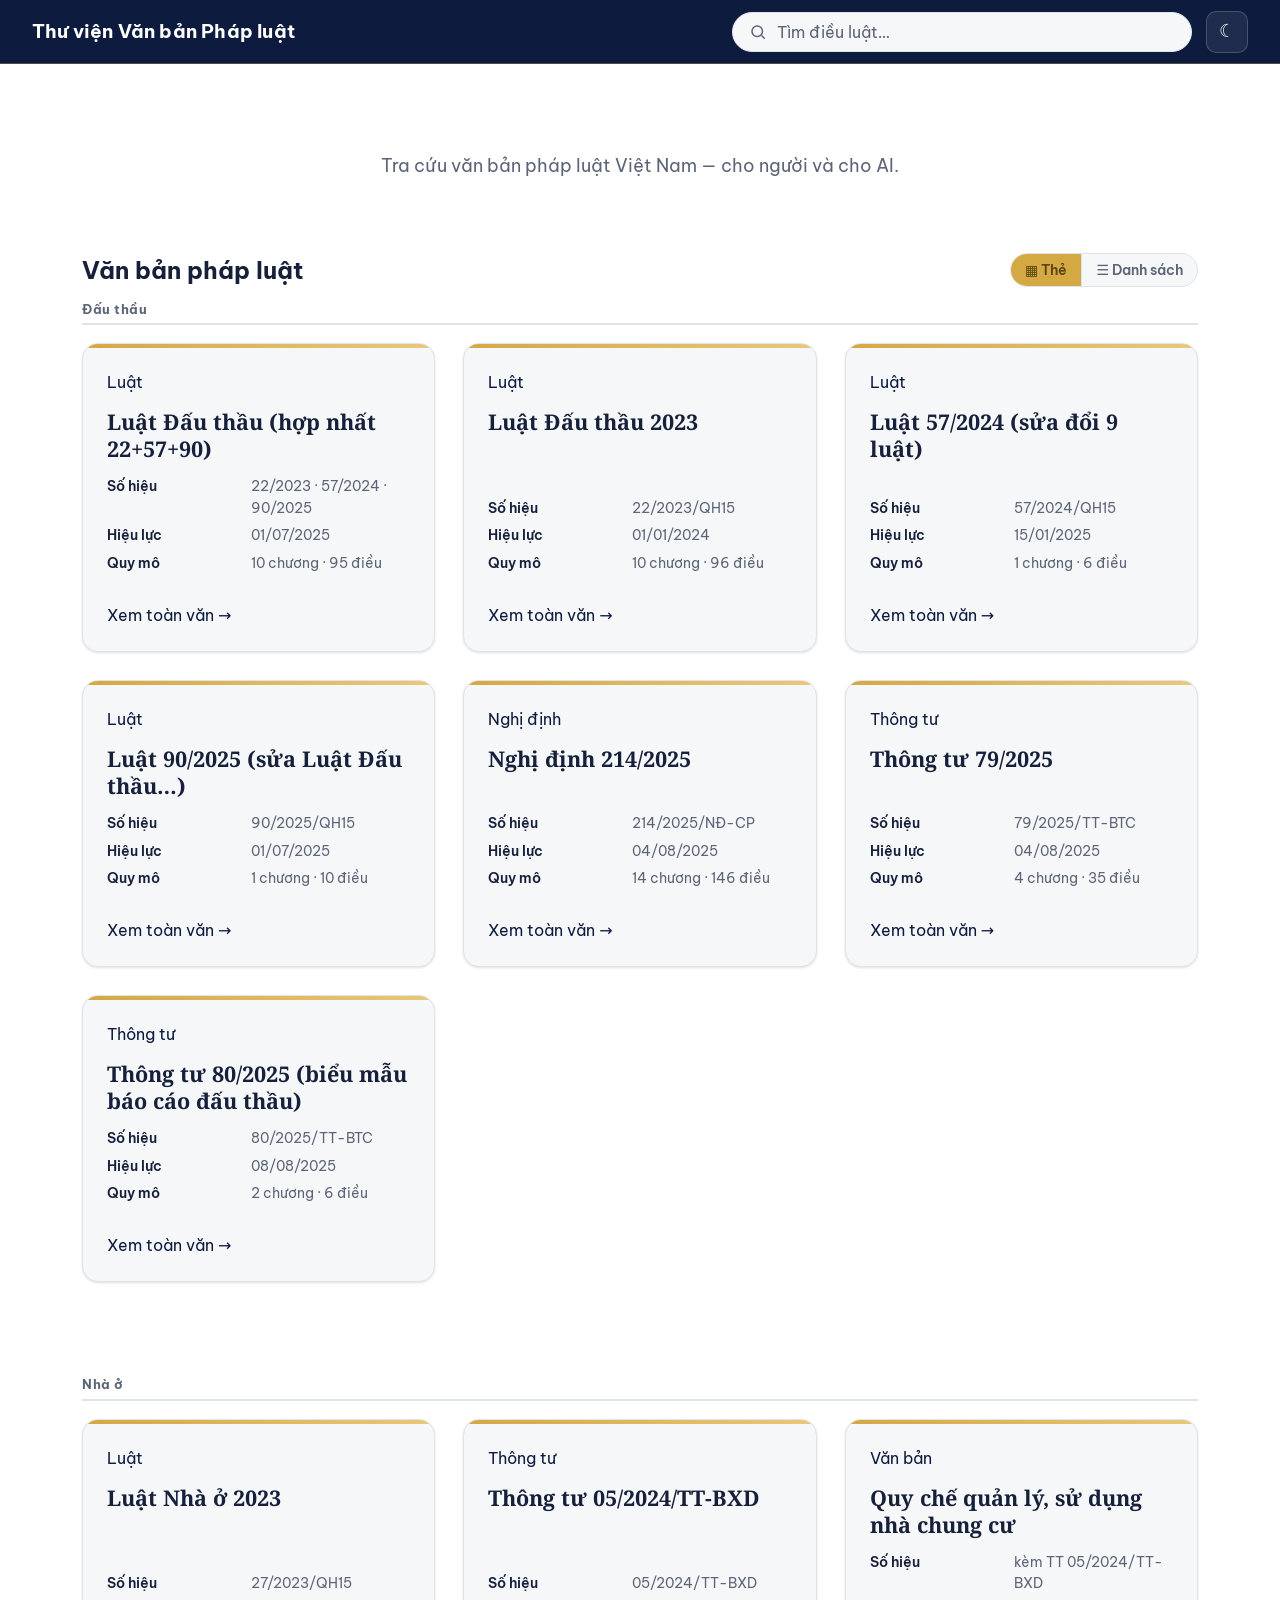
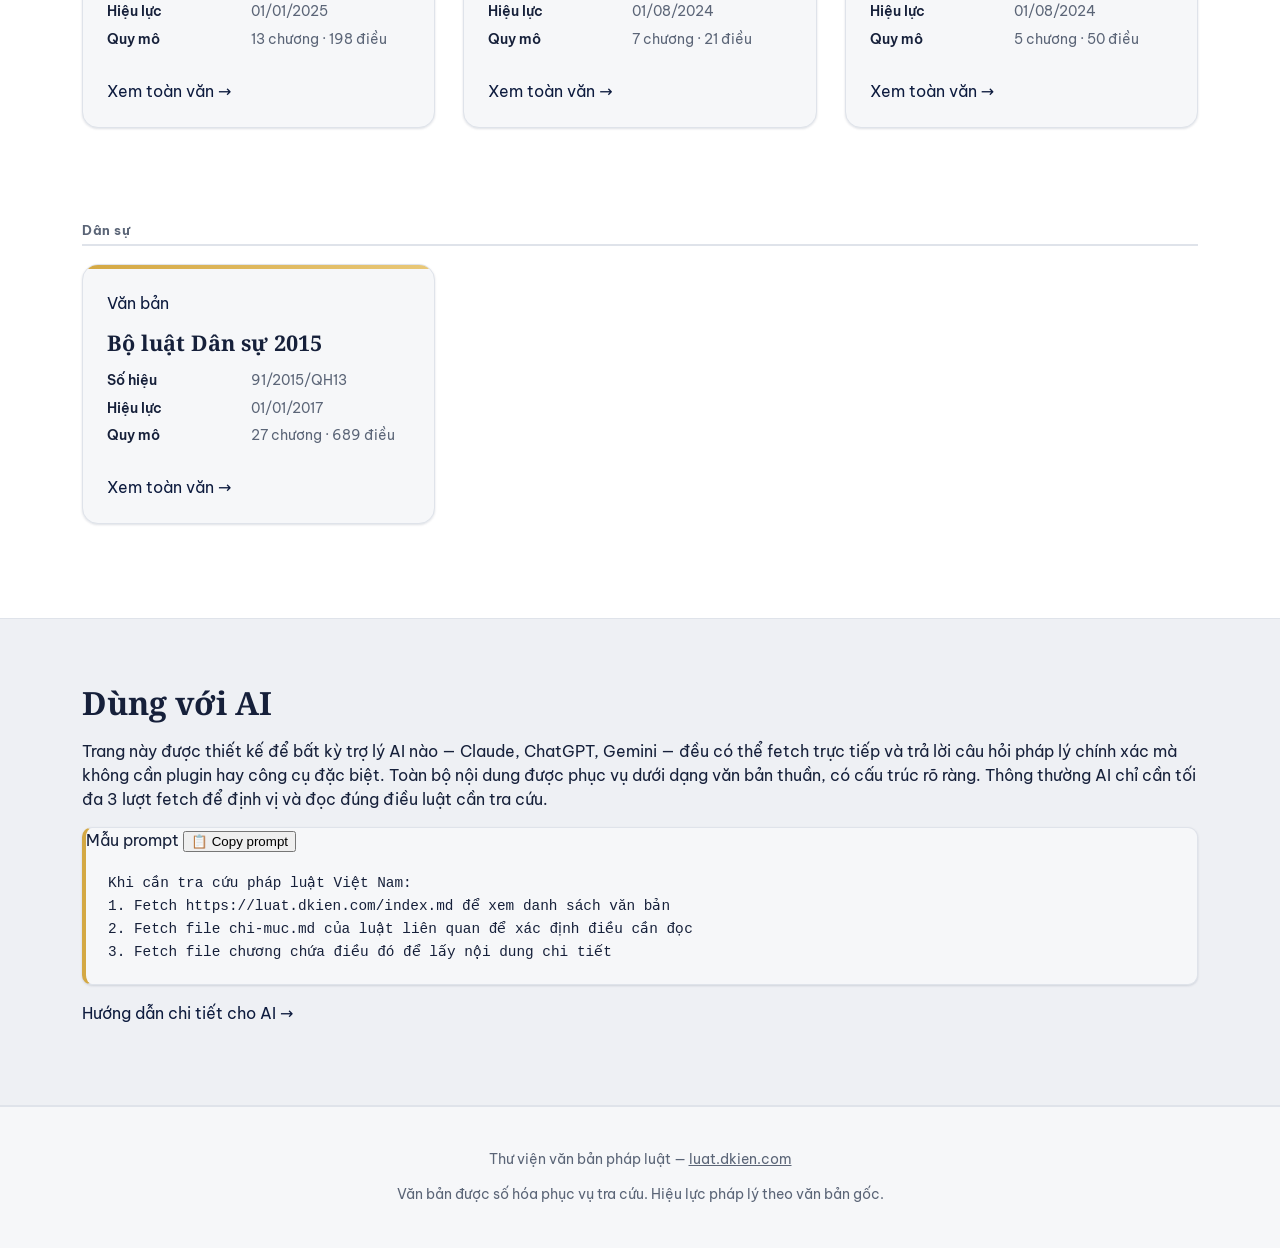
<file: index.html>
<!DOCTYPE html>
<html data-theme="light" lang="vi">
<head>
  <meta charset="UTF-8" />
  <meta name="viewport" content="width=device-width, initial-scale=1.0" />
  <meta name="description" content="Thư viện văn bản pháp luật Việt Nam — tra cứu trực tuyến cho người và cho AI. Luật Nhà ở 2023 và các văn bản khác." />
  <title>Thư viện Văn bản Pháp luật — dkien.com</title>
  <link rel="preconnect" href="https://fonts.googleapis.com" />
  <link rel="preconnect" href="https://fonts.gstatic.com" crossorigin />
  <link rel="stylesheet" href="https://fonts.googleapis.com/css2?family=Be+Vietnam+Pro:wght@400;500;600;700&family=Noto+Serif:wght@400;600;700&display=swap" />
  <link rel="stylesheet" href="./style.css" />
  <script src="./script.js" defer></script>
  <script src="./home.js" defer></script>
  <link rel="alternate" type="text/markdown" href="./index.md" title="Danh mục Markdown (cho AI)">
</head>
<body>

  <!-- ── HEADER: title + inline search (one fixed block) ───────── -->
  <header class="site-header">
    <div class="topbar">
      <a class="topbar-title" href="./">Thư viện Văn bản Pháp luật</a>
      <div class="topbar-search search-box">
        <input
          id="search-input"
          type="search"
          autocomplete="off"
          spellcheck="false"
          placeholder="Tìm điều luật…"
          aria-label="Tìm điều luật trong các văn bản"
          aria-controls="search-results"
          aria-expanded="false">
        <div id="search-results" class="search-results" role="listbox" hidden></div>
      </div>
      <button
        id="theme-toggle"
        class="theme-toggle"
        type="button"
        aria-label="Chuyển sang giao diện tối"
      ><span class="theme-glyph" aria-hidden="true">☾</span></button>
    </div>
  </header>

  <!-- ── MAIN ────────────────────────────────────────────────── -->
  <main>

    <!-- Hero -->
    <section class="hero" aria-label="Giới thiệu">
      <div class="container">
        <p class="hero__tagline">
          Tra cứu văn bản pháp luật Việt Nam — cho người và cho AI.
        </p>
      </div>
    </section>

    <!-- Law list — rendered from /laws.json by home.js -->
    <section class="law-section" aria-label="Danh sách văn bản pháp luật">
     <div class="container">
      <div class="law-section__head">
        <h2 class="section-title">Văn bản pháp luật</h2>
        <div class="view-toggle" role="group" aria-label="Kiểu hiển thị">
          <button id="view-cards" class="view-btn" type="button" aria-pressed="true" title="Dạng thẻ">▦ Thẻ</button>
          <button id="view-list" class="view-btn" type="button" aria-pressed="false" title="Dạng danh sách">☰ Danh sách</button>
        </div>
      </div>
      <div id="law-grid"></div>
      <noscript>
        <ul class="law-fallback">
          <li><a href="./luat-dau-thau-2023/">Luật Đấu thầu 2023 (22/2023/QH15)</a></li>
          <li><a href="./nghi-dinh-214-2025/">Nghị định 214/2025 (214/2025/NĐ-CP)</a></li>
          <li><a href="./thong-tu-79-2025/">Thông tư 79/2025 (79/2025/TT-BTC)</a></li>
          <li><a href="./luat-nha-o-2023/">Luật Nhà ở 2023 (27/2023/QH15)</a></li>
        </ul>
      </noscript>
     </div>
    </section>

    <!-- AI section -->
    <section class="ai-section" aria-label="Hướng dẫn dùng với AI">
     <div class="container">
      <h2 class="section-title">Dùng với AI</h2>
      <p class="ai-section__intro">
        Trang này được thiết kế để bất kỳ trợ lý AI nào — Claude, ChatGPT, Gemini — đều có thể
        fetch trực tiếp và trả lời câu hỏi pháp lý chính xác mà không cần plugin hay công cụ đặc biệt.
        Toàn bộ nội dung được phục vụ dưới dạng văn bản thuần, có cấu trúc rõ ràng.
        Thông thường AI chỉ cần tối đa 3 lượt fetch để định vị và đọc đúng điều luật cần tra cứu.
      </p>

      <div class="prompt-box" role="region" aria-label="Mẫu prompt cho AI">
        <div class="prompt-box__header">
          <span class="prompt-box__label">Mẫu prompt</span>
          <button
            type="button"
            class="js-copy prompt-box__copy-btn"
            data-copy="Khi cần tra cứu pháp luật Việt Nam:
1. Fetch https://luat.dkien.com/index.md để xem danh sách văn bản
2. Fetch file chi-muc.md của luật liên quan để xác định điều cần đọc
3. Fetch file chương chứa điều đó để lấy nội dung chi tiết"
            aria-label="Sao chép mẫu prompt vào bộ nhớ tạm"
          >&#128203; Copy prompt</button>
        </div>
        <pre class="prompt-box__text"><code>Khi cần tra cứu pháp luật Việt Nam:
1. Fetch https://luat.dkien.com/index.md để xem danh sách văn bản
2. Fetch file chi-muc.md của luật liên quan để xác định điều cần đọc
3. Fetch file chương chứa điều đó để lấy nội dung chi tiết</code></pre>
      </div>

      <p class="ai-section__guide-link">
        <a href="./ai-guide.md">Hướng dẫn chi tiết cho AI →</a>
      </p>
     </div>
    </section>

  </main>

  <!-- ── FOOTER ──────────────────────────────────────────────── -->
  <footer class="site-footer">
    <p>Thư viện văn bản pháp luật — <a href="/">luat.dkien.com</a></p>
    <p>Văn bản được số hóa phục vụ tra cứu. Hiệu lực pháp lý theo văn bản gốc.</p>
  </footer>

</body>
</html>
</file>
<file: style.css>
/* =============================================================================
   Luật Kiên — Vietnamese Legal Reference
   Single stylesheet for BOTH pages (home + reader).
   Plain CSS, no framework. Mobile-first, responsive, dark-mode aware.
   Owned by: STYLE agent.
   ============================================================================= */

/* -----------------------------------------------------------------------------
   1. DESIGN TOKENS — CSS custom properties
   Brand constants are identical in both themes; the rest swap per data-theme.
   ----------------------------------------------------------------------------- */
:root {
  /* Brand constants (same in light + dark) */
  --navy: #0D1B3E;
  --gold: #D4A843;

  /* Light theme surfaces + ink */
  --bg: #ffffff;
  --bg-elev: #f6f7f9;
  --bg-sunken: #eef0f4;
  --text: #16203a;
  --text-muted: #5b6577;
  --border: #dfe3ea;
  --link: #0D1B3E;
  --accent: #D4A843;
  --accent-ink: #5a4410;
  --header-bg: #0D1B3E;
  --header-text: #ffffff;
  --mark: #fff2c2;

  /* Typography */
  --font-serif: "Noto Serif", Georgia, "Times New Roman", serif;
  --font-sans: "Be Vietnam Pro", system-ui, -apple-system, "Segoe UI", Roboto, Arial, sans-serif;
  --font-mono: "SFMono-Regular", "Cascadia Code", Consolas, "Liberation Mono", Menlo, monospace;

  /* Layout / shape scale */
  --radius-sm: 6px;
  --radius: 10px;
  --radius-lg: 16px;
  --shadow-sm: 0 1px 2px rgba(13, 27, 62, 0.06), 0 1px 3px rgba(13, 27, 62, 0.08);
  --shadow-md: 0 4px 12px rgba(13, 27, 62, 0.10), 0 2px 4px rgba(13, 27, 62, 0.06);
  --shadow-lg: 0 12px 32px rgba(13, 27, 62, 0.16);

  --header-h: 60px;
  --content-measure: 72ch;

  --transition: 180ms ease;
}

/* Dark theme overrides */
html[data-theme="dark"] {
  --bg: #0b1020;
  --bg-elev: #141b30;
  --bg-sunken: #0f1526;
  --text: #e7ebf3;
  --text-muted: #9aa4ba;
  --border: #26304a;
  --link: #e7ebf3;
  --accent: #D4A843;
  --accent-ink: #1a1405;
  --header-bg: #070b16;
  --header-text: #f2f4f8;
  --mark: #6a5410;

  --shadow-sm: 0 1px 2px rgba(0, 0, 0, 0.4);
  --shadow-md: 0 4px 14px rgba(0, 0, 0, 0.5);
  --shadow-lg: 0 14px 36px rgba(0, 0, 0, 0.6);
}

/* -----------------------------------------------------------------------------
   2. RESET + GLOBAL
   ----------------------------------------------------------------------------- */
*,
*::before,
*::after {
  box-sizing: border-box;
}

html {
  -webkit-text-size-adjust: 100%;
  scroll-behavior: smooth;
  /* Account for the single sticky top bar when jumping to #dieu-N anchors.
     --header-h is kept in sync with the bar's real height by script.js. */
  scroll-padding-top: calc(var(--header-h) + 14px);
}

@media (prefers-reduced-motion: reduce) {
  html { scroll-behavior: auto; }
  *,
  *::before,
  *::after {
    animation-duration: 0.001ms !important;
    transition-duration: 0.001ms !important;
  }
}

body {
  margin: 0;
  min-height: 100vh;
  background: var(--bg);
  color: var(--text);
  font-family: var(--font-sans);
  font-size: 16px;
  line-height: 1.5;
  -webkit-font-smoothing: antialiased;
  -moz-osx-font-smoothing: grayscale;
  /* Smooth color transition on theme change */
  transition: background-color var(--transition), color var(--transition);
}

img,
svg {
  max-width: 100%;
  height: auto;
  display: block;
}

a {
  color: var(--link);
  text-decoration: none;
}
a:hover { text-decoration: underline; }

ul, ol { padding-left: 1.4em; }

h1, h2, h3, h4 {
  line-height: 1.25;
  margin: 0 0 0.5em;
}

/* Accessible focus ring for every interactive element */
:focus-visible {
  outline: 3px solid var(--accent);
  outline-offset: 2px;
  border-radius: var(--radius-sm);
}
/* Avoid double-ring where browsers also draw default */
:focus:not(:focus-visible) { outline: none; }

/* Honour [hidden] universally even when display is overridden elsewhere */
[hidden] { display: none !important; }

.visually-hidden {
  position: absolute !important;
  width: 1px; height: 1px;
  margin: -1px; padding: 0; border: 0;
  clip: rect(0 0 0 0);
  clip-path: inset(50%);
  overflow: hidden;
  white-space: nowrap;
}

/* Generic wrapper to centre page content */
.container {
  width: 100%;
  max-width: 1180px;
  margin-inline: auto;
  padding-inline: clamp(16px, 4vw, 32px);
}

/* -----------------------------------------------------------------------------
   3. HEADER (.site-header)
   Navy bar, white text, title left, theme toggle right. Sticky.
   ----------------------------------------------------------------------------- */
.site-header {
  position: sticky;
  top: 0;
  z-index: 100;
  background: var(--header-bg);
  color: var(--header-text);
  border-bottom: 1px solid rgba(212, 168, 67, 0.35); /* faint gold rule */
  transition: background-color var(--transition);
}

.site-header__inner {
  min-height: var(--header-h);
  display: flex;
  align-items: center;
  justify-content: space-between;
  gap: 16px;
}

.site-header a { color: inherit; }

.site-title,
.site-header__title {
  font-family: var(--font-sans);
  font-weight: 700;
  font-size: 1.15rem;
  letter-spacing: 0.01em;
  display: inline-flex;
  align-items: center;
  gap: 10px;
  margin: 0;
}
.site-title:hover { text-decoration: none; }

/* Gold dot/brand mark accent before the title text */
.site-title__mark {
  width: 12px;
  height: 12px;
  border-radius: 3px;
  background: var(--gold);
  flex: none;
}

.site-header__nav {
  display: flex;
  align-items: center;
  gap: 10px;
}

/* Theme toggle button (shared id #theme-toggle on both pages) */
#theme-toggle {
  display: inline-flex;
  align-items: center;
  justify-content: center;
  gap: 8px;
  min-width: 42px;
  height: 42px;
  padding: 0 12px;
  font-size: 1.1rem;
  line-height: 1;
  color: var(--header-text);
  background: rgba(255, 255, 255, 0.08);
  border: 1px solid rgba(255, 255, 255, 0.18);
  border-radius: var(--radius);
  cursor: pointer;
  transition: background-color var(--transition), border-color var(--transition);
}
#theme-toggle:hover {
  background: rgba(212, 168, 67, 0.22);
  border-color: var(--gold);
}

/* -----------------------------------------------------------------------------
   4. BUTTONS
   .btn base + variants. Comfortable 44px-ish tap targets.
   ----------------------------------------------------------------------------- */
.btn {
  --btn-bg: var(--bg-elev);
  --btn-fg: var(--text);
  --btn-bd: var(--border);
  display: inline-flex;
  align-items: center;
  justify-content: center;
  gap: 8px;
  min-height: 42px;
  padding: 9px 16px;
  font-family: var(--font-sans);
  font-size: 0.95rem;
  font-weight: 600;
  line-height: 1.2;
  text-align: center;
  white-space: nowrap;
  color: var(--btn-fg);
  background: var(--btn-bg);
  border: 1px solid var(--btn-bd);
  border-radius: var(--radius);
  cursor: pointer;
  user-select: none;
  transition: background-color var(--transition), border-color var(--transition),
              color var(--transition), transform var(--transition), box-shadow var(--transition);
}
.btn:hover { text-decoration: none; }
.btn:active { transform: translateY(1px); }
.btn:disabled,
.btn[disabled] {
  opacity: 0.5;
  cursor: not-allowed;
  transform: none;
}

/* Primary — prominent gold call-to-action with dark ink */
.btn-primary {
  --btn-bg: var(--accent);
  --btn-fg: var(--accent-ink);
  --btn-bd: var(--accent);
  font-weight: 700;
  box-shadow: var(--shadow-sm);
}
.btn-primary:hover {
  --btn-bg: #e0b860;
  --btn-bd: #e0b860;
  box-shadow: var(--shadow-md);
}

/* Secondary — outline */
.btn-secondary {
  --btn-bg: transparent;
  --btn-fg: var(--text);
  --btn-bd: var(--border);
}
.btn-secondary:hover {
  --btn-bd: var(--accent);
  --btn-fg: var(--accent-ink);
  --btn-bg: rgba(212, 168, 67, 0.12);
}
html[data-theme="dark"] .btn-secondary:hover { --btn-fg: var(--accent); }

/* Ghost — subtle, chrome-less until hover */
.btn-ghost {
  --btn-bg: transparent;
  --btn-fg: var(--text-muted);
  --btn-bd: transparent;
}
.btn-ghost:hover {
  --btn-bg: var(--bg-sunken);
  --btn-fg: var(--text);
}

/* Small icon-only button (copylink chips, etc.) */
.btn-icon {
  min-height: 0;
  width: 32px;
  height: 32px;
  padding: 0;
  font-size: 0.95rem;
  border-radius: var(--radius-sm);
}

.btn-block { width: 100%; }

/* -----------------------------------------------------------------------------
   5. HOME PAGE
   ----------------------------------------------------------------------------- */

/* Hero / intro band */
.hero {
  padding: clamp(40px, 7vw, 88px) 0 clamp(28px, 4vw, 48px);
  text-align: center;
}
.hero h1,
.hero__title {
  font-family: var(--font-serif);
  font-size: clamp(2rem, 5vw, 3.1rem);
  font-weight: 700;
  color: var(--text);
  margin: 0 0 0.35em;
}
.hero__lead,
.hero p {
  max-width: 60ch;
  margin: 0 auto 1.4em;
  font-size: 1.1rem;
  line-height: 1.6;
  color: var(--text-muted);
}
.hero__actions {
  display: flex;
  flex-wrap: wrap;
  gap: 12px;
  justify-content: center;
}

/* Responsive card grid of laws */
.law-grid {
  display: grid;
  grid-template-columns: repeat(auto-fill, minmax(280px, 1fr));
  gap: clamp(16px, 2.5vw, 28px);
  padding-block: 8px clamp(40px, 6vw, 72px);
}

/* Elevated law card with gold top accent + hover lift */
.law-card {
  position: relative;
  display: flex;
  flex-direction: column;
  gap: 14px;
  padding: 26px 24px 24px;
  background: var(--bg-elev);
  border: 1px solid var(--border);
  border-radius: var(--radius-lg);
  box-shadow: var(--shadow-sm);
  overflow: hidden;
  transition: transform var(--transition), box-shadow var(--transition),
              border-color var(--transition);
}
.law-card::before {
  content: "";
  position: absolute;
  inset: 0 0 auto 0;
  height: 4px;
  background: linear-gradient(90deg, var(--gold), #e9c878);
}
.law-card:hover {
  transform: translateY(-4px);
  box-shadow: var(--shadow-lg);
  border-color: rgba(212, 168, 67, 0.5);
  text-decoration: none;
}
.law-card__title {
  font-family: var(--font-serif);
  font-size: 1.35rem;
  font-weight: 700;
  color: var(--text);
  margin: 0;
}
.law-card__meta {
  display: flex;
  flex-direction: column;
  gap: 6px;
  font-family: var(--font-sans);
  font-size: 0.9rem;
  color: var(--text-muted);
  margin-top: auto;
}
.law-card__meta-row {
  display: flex;
  gap: 8px;
}
.law-card__meta-row dt,
.law-card__meta-label {
  font-weight: 600;
  color: var(--text);
  min-width: 96px;
}
/* Small code/status chip used in card meta */
.law-card__code,
.chip {
  display: inline-flex;
  align-items: center;
  padding: 2px 10px;
  font-family: var(--font-mono);
  font-size: 0.8rem;
  color: var(--accent-ink);
  background: rgba(212, 168, 67, 0.18);
  border: 1px solid rgba(212, 168, 67, 0.4);
  border-radius: 999px;
}
html[data-theme="dark"] .law-card__code,
html[data-theme="dark"] .chip { color: var(--accent); }

/* AI helper section — distinct band */
.ai-section {
  background: var(--bg-sunken);
  border-top: 1px solid var(--border);
  border-bottom: 1px solid var(--border);
  padding: clamp(36px, 6vw, 64px) 0;
}
.ai-section h2,
.ai-section__title {
  font-family: var(--font-serif);
  font-size: clamp(1.5rem, 3vw, 2rem);
  margin-top: 0;
}
.ai-section__lead {
  max-width: 65ch;
  color: var(--text-muted);
  margin-bottom: 24px;
}

/* Monospace prompt block with copy button */
.prompt-box {
  position: relative;
  display: block;
  background: var(--bg-elev);
  border: 1px solid var(--border);
  border-left: 4px solid var(--gold);
  border-radius: var(--radius);
  box-shadow: var(--shadow-sm);
  overflow: hidden;
}
.prompt-box__code,
.prompt-box pre {
  margin: 0;
  padding: 20px 22px;
  padding-right: 132px; /* leave room for the copy button */
  font-family: var(--font-mono);
  font-size: 0.9rem;
  line-height: 1.6;
  color: var(--text);
  white-space: pre-wrap;
  word-break: break-word;
  overflow-x: auto;
}
.prompt-box .btn,
.prompt-box__copy {
  position: absolute;
  top: 14px;
  right: 14px;
}
@media (max-width: 560px) {
  .prompt-box__code,
  .prompt-box pre { padding-right: 22px; padding-bottom: 64px; }
  .prompt-box .btn,
  .prompt-box__copy { top: auto; bottom: 14px; }
}

/* -----------------------------------------------------------------------------
   6. READER LAYOUT (.reader-layout)
   280px sidebar + 1fr content on >=900px; single column below.
   ----------------------------------------------------------------------------- */
.reader-layout {
  display: grid;
  grid-template-columns: 1fr;          /* mobile-first: single column */
  gap: 0;
  align-items: start;
}

@media (min-width: 900px) {
  .reader-layout {
    grid-template-columns: 280px minmax(0, 1fr);
    gap: clamp(24px, 3vw, 44px);
    max-width: 1240px;
    margin-inline: auto;
    padding-inline: clamp(16px, 3vw, 32px);
  }
}

/* --- Sidebar (table of contents) --- */
.sidebar {
  font-family: var(--font-sans);
  background: var(--bg-elev);
  border: 1px solid var(--border);
  border-radius: var(--radius);
}
@media (min-width: 900px) {
  .sidebar {
    position: sticky;
    top: calc(var(--header-h) + 16px);
    /* Own scroll region under the sticky header */
    max-height: calc(100vh - var(--header-h) - 32px);
    overflow-y: auto;
    margin-top: clamp(16px, 3vw, 24px);
  }
}
/* On mobile the sidebar becomes a collapsible block stacked above content */
@media (max-width: 899px) {
  .sidebar {
    margin: 12px clamp(16px, 4vw, 32px) 0;
    max-height: 50vh;
    overflow-y: auto;
  }
  /* Collapsible behaviour via <details>/[data-collapsed] hook */
  .sidebar[data-collapsed] { max-height: none; }
}

.sidebar__header {
  position: sticky;
  top: 0;
  z-index: 1;
  padding: 14px 16px;
  background: var(--bg-elev);
  border-bottom: 1px solid var(--border);
  font-weight: 700;
  font-size: 0.85rem;
  letter-spacing: 0.06em;
  text-transform: uppercase;
  color: var(--text-muted);
}
.sidebar__list {
  list-style: none;
  margin: 0;
  padding: 8px;
}

/* Chapter row: checkbox + link + copy-link icon */
.chap-item {
  display: flex;
  align-items: center;
  gap: 8px;
  padding: 6px 8px 6px 10px;
  border-radius: var(--radius-sm);
  border-left: 3px solid transparent;
  transition: background-color var(--transition), border-color var(--transition);
}
.chap-item:hover { background: var(--bg-sunken); }

.chap-item input[type="checkbox"] {
  flex: none;
  width: 16px;
  height: 16px;
  accent-color: var(--accent);
  cursor: pointer;
}
.chap-item a,
.chap-item .chap-link {
  flex: 1 1 auto;
  min-width: 0;
  color: var(--text);
  font-size: 0.92rem;
  line-height: 1.35;
  text-decoration: none;
}
.chap-item a:hover { color: var(--accent-ink); text-decoration: underline; }
html[data-theme="dark"] .chap-item a:hover { color: var(--accent); }

/* Roman-numeral / chapter number badge (optional hook) */
.chap-item .chap-num {
  font-weight: 700;
  color: var(--text-muted);
  margin-right: 2px;
}

/* Small clipboard icon button on each chapter */
.chap-copylink {
  flex: none;
  display: inline-flex;
  align-items: center;
  justify-content: center;
  width: 28px;
  height: 28px;
  padding: 0;
  font-size: 0.85rem;
  color: var(--text-muted);
  background: transparent;
  border: 1px solid transparent;
  border-radius: var(--radius-sm);
  cursor: pointer;
  opacity: 0;
  transition: opacity var(--transition), background-color var(--transition), color var(--transition);
}
.chap-item:hover .chap-copylink,
.chap-item:focus-within .chap-copylink,
.chap-copylink:focus-visible { opacity: 1; }
.chap-copylink:hover { background: var(--bg-elev); color: var(--accent-ink); }
html[data-theme="dark"] .chap-copylink:hover { color: var(--accent); }

/* Active chapter — gold left-border + bg tint */
.chap-item.active {
  background: rgba(212, 168, 67, 0.14);
  border-left-color: var(--gold);
}
.chap-item.active a { color: var(--text); font-weight: 600; }

/* --- Content column --- */
.content {
  min-width: 0; /* prevent grid blowout from long words/pre */
  font-family: var(--font-serif);
  font-size: 1.05rem;
  line-height: 1.7;
  color: var(--text);
  padding: clamp(16px, 4vw, 32px) clamp(16px, 4vw, 32px) 120px;
}
.content > * { max-width: var(--content-measure); }
@media (min-width: 900px) {
  .content { padding-top: clamp(16px, 3vw, 24px); }
}

/* -----------------------------------------------------------------------------
   7. SEARCH
   Sticky bar under the header + absolutely positioned results dropdown.
   ----------------------------------------------------------------------------- */
.search-bar {
  position: sticky;
  top: var(--header-h);
  z-index: 90;
  background: var(--bg);
  border-bottom: 1px solid var(--border);
  padding: 12px clamp(16px, 4vw, 32px);
  transition: background-color var(--transition), border-color var(--transition);
}
/* The dropdown anchors to this positioned wrapper */
.search-bar__field {
  position: relative;
  max-width: 760px;
  margin-inline: auto;
}

#search-input {
  width: 100%;
  height: 46px;
  padding: 0 44px 0 44px;
  font-family: var(--font-sans);
  font-size: 1rem;
  color: var(--text);
  background: var(--bg-elev);
  border: 1px solid var(--border);
  border-radius: 999px;
  transition: border-color var(--transition), box-shadow var(--transition), background-color var(--transition);
  /* search glyph on the left */
  background-image: url("data:image/svg+xml,%3Csvg xmlns='http://www.w3.org/2000/svg' width='18' height='18' fill='none' stroke='%235b6577' stroke-width='2' viewBox='0 0 24 24'%3E%3Ccircle cx='11' cy='11' r='7'/%3E%3Cpath d='M21 21l-4.3-4.3'/%3E%3C/svg%3E");
  background-repeat: no-repeat;
  background-position: 16px center;
}
html[data-theme="dark"] #search-input {
  background-image: url("data:image/svg+xml,%3Csvg xmlns='http://www.w3.org/2000/svg' width='18' height='18' fill='none' stroke='%239aa4ba' stroke-width='2' viewBox='0 0 24 24'%3E%3Ccircle cx='11' cy='11' r='7'/%3E%3Cpath d='M21 21l-4.3-4.3'/%3E%3C/svg%3E");
}
#search-input::placeholder { color: var(--text-muted); }
#search-input:focus-visible {
  outline: none;
  border-color: var(--accent);
  box-shadow: 0 0 0 3px rgba(212, 168, 67, 0.3);
}

/* Results dropdown */
#search-results {
  position: absolute;
  left: 0;
  right: 0;
  top: calc(100% + 8px);
  z-index: 95;
  max-height: min(60vh, 460px);
  overflow-y: auto;
  background: var(--bg-elev);
  border: 1px solid var(--border);
  border-radius: var(--radius);
  box-shadow: var(--shadow-lg);
  padding: 6px;
}
#search-results:empty { display: none; }

.search-result-item {
  display: flex;
  align-items: flex-start;
  gap: 12px;
  padding: 10px 12px;
  border-radius: var(--radius-sm);
  cursor: pointer;
  text-decoration: none;
  color: var(--text);
}
.search-result-item:hover,
.search-result-item.active {
  background: rgba(212, 168, 67, 0.16);
  text-decoration: none;
}
.search-result-item.active { outline: 1px solid var(--accent); }

/* Article-number badge in a result row */
.search-result-item__badge,
.search-result-item .badge {
  flex: none;
  display: inline-flex;
  align-items: center;
  justify-content: center;
  min-width: 58px;
  padding: 3px 8px;
  font-family: var(--font-sans);
  font-size: 0.75rem;
  font-weight: 700;
  color: var(--accent-ink);
  background: rgba(212, 168, 67, 0.22);
  border: 1px solid rgba(212, 168, 67, 0.4);
  border-radius: 999px;
}
html[data-theme="dark"] .search-result-item__badge,
html[data-theme="dark"] .search-result-item .badge { color: var(--accent); }

.search-result-item__title {
  font-family: var(--font-sans);
  font-size: 0.92rem;
  line-height: 1.35;
  color: var(--text);
}
.search-result-item__meta {
  display: block;
  font-size: 0.78rem;
  color: var(--text-muted);
  margin-top: 2px;
}
.search-results__empty {
  padding: 16px;
  text-align: center;
  color: var(--text-muted);
  font-family: var(--font-sans);
  font-size: 0.9rem;
}

/* -----------------------------------------------------------------------------
   8. LEGAL TEXT (rendered markdown inside .content)
   ----------------------------------------------------------------------------- */

/* h1 — chapter heading: navy, gold underline */
.content h1 {
  font-family: var(--font-serif);
  font-size: clamp(1.6rem, 3vw, 2.1rem);
  font-weight: 700;
  color: var(--navy);
  margin: 0.2em 0 0.8em;
  padding-bottom: 0.35em;
  border-bottom: 3px solid var(--gold);
}
html[data-theme="dark"] .content h1 { color: var(--text); }

/* h2 — article heading (id="dieu-N") */
.content h2 {
  font-family: var(--font-serif);
  font-size: 1.3rem;
  font-weight: 700;
  color: var(--text);
  margin: 1.6em 0 0.5em;
  scroll-margin-top: calc(var(--header-h) + 14px);
}

/* "Mục" section heading variant — uppercase, centred, spaced, muted, smaller.
   Apply either via .muc-heading class or auto-detected heading. */
.content h2.muc-heading,
.content .muc-heading {
  font-family: var(--font-sans);
  font-size: 0.95rem;
  font-weight: 700;
  text-transform: uppercase;
  text-align: center;
  letter-spacing: 0.12em;
  color: var(--text-muted);
  border: 0;
  margin: 2em auto 1em;
  padding: 0;
}

.content h3 {
  font-family: var(--font-serif);
  font-size: 1.12rem;
  color: var(--text);
  margin: 1.2em 0 0.4em;
}

.content p { margin: 0 0 1em; }

/* Khoản / điểm — mỗi khoản và mỗi điểm là một đoạn riêng, mang đúng số ghi
   trong văn bản (trước đây markdown biến khoản thành <ol> và trình duyệt tự
   đánh số lại, nên điều nào khuyết khoản sẽ hiển thị sai số). Điểm thụt vào
   một cấp dưới khoản. */
.content .article-body p,
.content .chapter-intro p { margin: 0 0 0.55em; }
.content .article-body p:last-child,
.content .chapter-intro p:last-child { margin-bottom: 0; }
.content .article-body p.clause-diem { padding-left: 1.7em; }

/* Danh sách gạch đầu dòng thật sự có trong văn bản */
.content ol,
.content ul {
  margin: 0 0 1em;
  padding-left: 1.7em;
}
.content li { margin: 0.35em 0; }
.content ol ol,
.content ul ul,
.content ol ul,
.content ul ol {
  margin: 0.4em 0;
  padding-left: 1.4em;
}

.content blockquote {
  margin: 1em 0;
  padding: 0.6em 1.1em;
  border-left: 4px solid var(--gold);
  background: var(--bg-elev);
  border-radius: 0 var(--radius-sm) var(--radius-sm) 0;
  color: var(--text-muted);
  font-style: italic;
}

.content a { color: var(--accent-ink); text-decoration: underline; text-underline-offset: 2px; }
html[data-theme="dark"] .content a { color: var(--accent); }

.content hr {
  border: 0;
  border-top: 1px solid var(--border);
  margin: 2em 0;
}

.content table {
  width: 100%;
  border-collapse: collapse;
  margin: 1em 0;
  font-size: 0.95rem;
}
.content th,
.content td {
  border: 1px solid var(--border);
  padding: 8px 10px;
  text-align: left;
}
.content th { background: var(--bg-sunken); font-family: var(--font-sans); }

/* Search highlight */
.content mark,
.content .hl,
mark.hl {
  background: var(--mark);
  color: inherit;
  padding: 0 2px;
  border-radius: 3px;
}

/* -----------------------------------------------------------------------------
   9. ARTICLE BLOCK (.article — one wrapper per Điều)
   Left gutter with a selection checkbox + a copy-link icon on hover/focus.
   ----------------------------------------------------------------------------- */
.article {
  position: relative;
  display: grid;
  grid-template-columns: 28px minmax(0, 1fr);
  column-gap: 10px;
  margin: 0 0 0.5em;
  padding: 6px 10px 6px 6px;
  border-left: 3px solid transparent;
  border-radius: 0 var(--radius-sm) var(--radius-sm) 0;
  transition: background-color var(--transition), border-color var(--transition);
}

/* Gutter holding the checkbox */
.article-gutter {
  grid-column: 1;
  padding-top: 0.35em;
}
.article-checkbox {
  width: 18px;
  height: 18px;
  accent-color: var(--accent);
  cursor: pointer;
}

/* Article body lives in the second column */
.article > :not(.article-gutter):not(.article-copylink) {
  grid-column: 2;
}

/* The 🔗 copy-link icon button (appears on hover/focus of the article) */
.article-copylink {
  position: absolute;
  top: 6px;
  right: 6px;
  display: inline-flex;
  align-items: center;
  justify-content: center;
  width: 30px;
  height: 30px;
  padding: 0;
  font-size: 0.9rem;
  color: var(--text-muted);
  background: var(--bg-elev);
  border: 1px solid var(--border);
  border-radius: var(--radius-sm);
  cursor: pointer;
  opacity: 0;
  transition: opacity var(--transition), color var(--transition), background-color var(--transition);
}
.article:hover .article-copylink,
.article:focus-within .article-copylink,
.article-copylink:focus-visible { opacity: 1; }
.article-copylink:hover { color: var(--accent-ink); border-color: var(--accent); }
html[data-theme="dark"] .article-copylink:hover { color: var(--accent); }

/* Selected article — subtle gold tint + left border */
.article.selected {
  background: rgba(212, 168, 67, 0.10);
  border-left-color: var(--gold);
}

/* When :target (navigated via #dieu-N) flash a gentle highlight */
.content h2:target,
.article:target {
  animation: target-flash 1.6s ease;
}
@keyframes target-flash {
  0%, 30% { background: rgba(212, 168, 67, 0.28); }
  100% { background: transparent; }
}

/* -----------------------------------------------------------------------------
   10. SELECTION TOOLBAR (#selection-toolbar)
   Fixed bottom bar, hidden by default; slides up when there is a selection.
   ----------------------------------------------------------------------------- */
#selection-toolbar {
  position: fixed;
  left: 50%;
  bottom: 16px;
  z-index: 120;
  transform: translateX(-50%);
  width: min(960px, calc(100% - 24px));
  display: flex;
  flex-wrap: wrap;
  align-items: center;
  gap: 10px;
  padding: 12px 16px;
  background: var(--bg-elev);
  border: 1px solid var(--border);
  border-radius: var(--radius-lg);
  box-shadow: var(--shadow-lg);
  transition: transform var(--transition), opacity var(--transition);
}
/* Hidden state — pushed out of view (also respects [hidden]) */
#selection-toolbar[hidden] {
  display: flex !important;        /* keep it laid out so the slide animates */
  opacity: 0;
  pointer-events: none;
  transform: translate(-50%, 160%);
}

.toolbar-count {
  font-family: var(--font-sans);
  font-weight: 600;
  font-size: 0.95rem;
  color: var(--text);
  margin-right: auto;          /* push action buttons to the right */
  white-space: nowrap;
}
.toolbar-count strong { color: var(--accent-ink); }
html[data-theme="dark"] .toolbar-count strong { color: var(--accent); }

/* Group of select/deselect helper buttons */
.toolbar-actions {
  display: flex;
  flex-wrap: wrap;
  align-items: center;
  gap: 8px;
}

/* #btn-copy-content is the most prominent — already .btn-primary.
   #btn-copy-links is .btn-secondary and visually smaller. */
#btn-copy-links { font-size: 0.85rem; padding-block: 7px; }

/* Amber warning shown only for large selections */
.toolbar-warning {
  flex-basis: 100%;
  order: 99;                   /* drop to its own line below the controls */
  font-family: var(--font-sans);
  font-size: 0.82rem;
  color: #8a6300;
  background: rgba(212, 168, 67, 0.16);
  border: 1px solid rgba(212, 168, 67, 0.45);
  border-radius: var(--radius-sm);
  padding: 7px 12px;
}
html[data-theme="dark"] .toolbar-warning { color: #f0c869; }

/* Mobile: stack content; keep the primary copy button easily reachable */
@media (max-width: 640px) {
  #selection-toolbar {
    bottom: 0;
    width: 100%;
    border-radius: var(--radius-lg) var(--radius-lg) 0 0;
    padding: 10px 12px calc(10px + env(safe-area-inset-bottom, 0px));
  }
  .toolbar-count { flex-basis: 100%; margin-right: 0; }
  .toolbar-actions { width: 100%; }
  #btn-copy-content { flex: 1 1 auto; order: -1; } /* prominent + first */
  /* Helper buttons can shrink */
  #btn-select-chapter,
  #btn-select-all,
  #btn-deselect-all,
  #btn-copy-links { flex: 0 1 auto; }
}

/* -----------------------------------------------------------------------------
   11. TOAST (.toast) — bottom-centre pill, fades in/out
   ----------------------------------------------------------------------------- */
.toast {
  position: fixed;
  left: 50%;
  bottom: 88px;                /* sit above the selection toolbar */
  z-index: 200;
  transform: translate(-50%, 12px);
  max-width: calc(100% - 32px);
  padding: 12px 20px;
  font-family: var(--font-sans);
  font-size: 0.92rem;
  font-weight: 600;
  color: #fff;
  background: var(--navy);
  border: 1px solid rgba(212, 168, 67, 0.5);
  border-radius: 999px;
  box-shadow: var(--shadow-lg);
  opacity: 0;
  pointer-events: none;
  transition: opacity var(--transition), transform var(--transition);
}
html[data-theme="dark"] .toast { background: #1a2342; }
/* Visible state — toggled by script.js (class "show" or [data-show]) */
.toast.show,
.toast.is-visible,
.toast[data-show] {
  opacity: 1;
  transform: translate(-50%, 0);
  pointer-events: auto;
}

/* -----------------------------------------------------------------------------
   12. FOOTER (.site-footer) — muted, centred, small
   ----------------------------------------------------------------------------- */
.site-footer {
  border-top: 1px solid var(--border);
  background: var(--bg-elev);
  color: var(--text-muted);
  text-align: center;
  font-family: var(--font-sans);
  font-size: 0.85rem;
  line-height: 1.6;
  padding: 28px clamp(16px, 4vw, 32px);
  transition: background-color var(--transition), color var(--transition);
}
.site-footer a { color: var(--text-muted); text-decoration: underline; }
.site-footer a:hover { color: var(--accent-ink); }
html[data-theme="dark"] .site-footer a:hover { color: var(--accent); }

/* -----------------------------------------------------------------------------
   13. UTILITIES
   ----------------------------------------------------------------------------- */
.text-muted { color: var(--text-muted); }
.mt-0 { margin-top: 0; }
.mb-0 { margin-bottom: 0; }
.center { text-align: center; }

/* Thin, themed scrollbars for sidebar + search results */
.sidebar,
#search-results {
  scrollbar-width: thin;
  scrollbar-color: var(--border) transparent;
}
.sidebar::-webkit-scrollbar,
#search-results::-webkit-scrollbar { width: 10px; }
.sidebar::-webkit-scrollbar-thumb,
#search-results::-webkit-scrollbar-thumb {
  background: var(--border);
  border-radius: 999px;
  border: 2px solid var(--bg-elev);
}

/* -----------------------------------------------------------------------------
   14. COMPATIBILITY ALIASES — reader (app.js) emits a few class names that
   differ from the canonical ones above. These mirror the originals so every
   rendered element stays styled in both themes.
   ----------------------------------------------------------------------------- */

/* "Mục" section divider rendered by app.js as .muc-divider (mirror .muc-heading) */
.content .muc-divider {
  font-family: var(--font-sans);
  font-size: 0.95rem;
  font-weight: 700;
  text-transform: uppercase;
  text-align: center;
  letter-spacing: 0.12em;
  color: var(--text-muted);
  margin: 2.2em auto 1.1em;
  padding-top: 1.1em;
  border-top: 1px solid var(--border);
  max-width: var(--content-measure);
}

/* "Tiểu mục" nests inside a Mục: lighter, no rule above */
.content .muc-divider-sub {
  font-size: 0.85rem;
  font-weight: 600;
  letter-spacing: 0.08em;
  margin: 1.6em auto 0.9em;
  padding-top: 0;
  border-top: 0;
}

/* search-result row internals (mirror .search-result-item__badge / __title) */
.search-result-item .result-badge {
  flex: none;
  display: inline-flex;
  align-items: center;
  justify-content: center;
  min-width: 58px;
  padding: 3px 8px;
  font-family: var(--font-sans);
  font-size: 0.75rem;
  font-weight: 700;
  color: var(--accent-ink);
  background: rgba(212, 168, 67, 0.22);
  border: 1px solid rgba(212, 168, 67, 0.4);
  border-radius: 999px;
}
html[data-theme="dark"] .search-result-item .result-badge { color: var(--accent); }
.search-result-item .result-title {
  font-family: var(--font-sans);
  font-size: 0.92rem;
  line-height: 1.35;
  color: var(--text);
}

/* "no results" message (mirror .search-results__empty) */
.search-empty {
  padding: 16px;
  text-align: center;
  color: var(--text-muted);
  font-family: var(--font-sans);
  font-size: 0.9rem;
}

/* fetch/render failure banner */
.load-error {
  margin: 24px auto;
  max-width: var(--content-measure);
  padding: 16px 18px;
  border-radius: var(--radius-sm);
  font-family: var(--font-sans);
  color: var(--text);
  background: var(--bg-elev);
  border: 1px solid var(--border);
  border-left: 4px solid var(--accent);
}

/* chapter wrapper anchor offset + source-note intro */
.chapter { scroll-margin-top: calc(var(--header-h) + 14px); }
.chapter-intro {
  font-family: var(--font-sans);
  font-size: 0.85rem;
  color: var(--text-muted);
  margin-bottom: 1.4em;
}

/* -----------------------------------------------------------------------------
   15. TOPBAR — one sticky top block (title + inline search) on BOTH pages.
   Replaces the old separate .site-header__inner + .search-bar. The whole
   .site-header is the single sticky block (top:0); script.js keeps --header-h
   equal to its real height so nothing hides underneath.
   ----------------------------------------------------------------------------- */
.topbar {
  display: flex;
  align-items: center;
  gap: 14px;
  flex-wrap: wrap;
  min-height: var(--header-h);
  padding: 8px clamp(16px, 4vw, 32px);
}

/* round back button (reader) */
.back-link {
  flex: none;
  display: inline-flex;
  align-items: center;
  justify-content: center;
  width: 38px;
  height: 38px;
  border-radius: 10px;
  font-size: 1.25rem;
  line-height: 1;
  color: var(--header-text);
  text-decoration: none;
  border: 1px solid rgba(255, 255, 255, 0.18);
}
.back-link:hover { background: rgba(255, 255, 255, 0.12); text-decoration: none; }

/* title (h1 on reader, brand link on home) */
.topbar-title {
  font-family: var(--font-sans);
  font-weight: 700;
  font-size: clamp(1rem, 2.3vw, 1.18rem);
  letter-spacing: 0.01em;
  color: var(--header-text);
  margin: 0;
  white-space: nowrap;
  text-decoration: none;
}
a.topbar-title:hover { text-decoration: none; opacity: 0.92; }
.topbar-code { font-weight: 400; opacity: 0.82; font-size: 0.85em; }

/* inline search box: takes the middle/right space, dropdown anchors here */
.topbar-search {
  position: relative;
  flex: 1 1 240px;
  max-width: 460px;
  margin-left: auto;          /* push search + toggle to the right edge */
}
.topbar-search #search-input { height: 40px; }
.topbar #theme-toggle { flex: none; }

/* On narrow screens the search drops to its own full-width row (still inside
   the sticky bar). --header-h grows automatically via script.js. */
@media (max-width: 680px) {
  .topbar { gap: 10px 12px; }
  .topbar-title { white-space: normal; }
  .topbar-search {
    order: 5;
    flex-basis: 100%;
    max-width: none;
    margin-left: 0;
  }
}

/* search-result law name + no-JS fallback list (home, multi-law) */
.result-meta { color: var(--text-muted); font-weight: 400; }
.law-fallback { list-style: none; padding: 0; margin: 8px 0 0; }
.law-fallback li { margin: 6px 0; }
.law-fallback a { color: var(--link); font-family: var(--font-sans); }

/* -----------------------------------------------------------------------------
   16. HOME — view toggle (cards | list) + category groups + list rows
   ----------------------------------------------------------------------------- */
.law-section__head {
  display: flex;
  align-items: center;
  justify-content: space-between;
  flex-wrap: wrap;
  gap: 12px;
  margin-bottom: 14px;
}
.law-section__head .section-title { margin: 0; }

.view-toggle {
  display: inline-flex;
  border: 1px solid var(--border);
  border-radius: 999px;
  overflow: hidden;
  background: var(--bg-elev);
}
.view-btn {
  font-family: var(--font-sans);
  font-size: 0.88rem;
  font-weight: 600;
  padding: 7px 14px;
  border: 0;
  background: transparent;
  color: var(--text-muted);
  cursor: pointer;
  transition: background-color var(--transition), color var(--transition);
}
.view-btn + .view-btn { border-left: 1px solid var(--border); }
.view-btn[aria-pressed="true"] {
  background: var(--accent);
  color: var(--accent-ink);
}
html[data-theme="dark"] .view-btn[aria-pressed="true"] { color: #1a1405; }

.law-cat-group { margin-bottom: 22px; }
.law-cat {
  font-family: var(--font-sans);
  font-size: 0.82rem;
  font-weight: 700;
  letter-spacing: 0.04em;
  color: var(--text-muted);
  margin: 0 0 10px;
  padding-bottom: 6px;
  border-bottom: 2px solid var(--border);
}

/* list view */
.law-list { display: flex; flex-direction: column; gap: 8px; }
.law-row {
  display: flex;
  align-items: center;
  gap: 14px;
  padding: 11px 16px;
  background: var(--bg-elev);
  border: 1px solid var(--border);
  border-left: 3px solid var(--accent);
  border-radius: var(--radius);
  color: var(--text);
  text-decoration: none;
  transition: background-color var(--transition), transform var(--transition), border-color var(--transition);
}
.law-row:hover { background: var(--bg-sunken); text-decoration: none; transform: translateX(2px); }
.law-row__type {
  flex: none;
  min-width: 84px;
  font-family: var(--font-sans);
  font-size: 0.72rem;
  font-weight: 700;
  color: var(--accent-ink);
  background: rgba(212, 168, 67, 0.22);
  border-radius: 999px;
  padding: 3px 10px;
  text-align: center;
}
html[data-theme="dark"] .law-row__type { color: var(--accent); }
.law-row__name { flex: 1 1 auto; font-family: var(--font-sans); font-weight: 600; }
.law-row__code { flex: none; color: var(--text-muted); font-family: var(--font-sans); font-size: 0.86rem; }
.law-row__meta { flex: none; color: var(--text-muted); font-family: var(--font-sans); font-size: 0.82rem; }
@media (max-width: 640px) {
  .law-row { flex-wrap: wrap; gap: 6px 12px; }
  .law-row__name { flex-basis: 100%; order: 2; }
  .law-row__type { order: 1; }
  .law-row__meta { display: none; }
}
</file>
